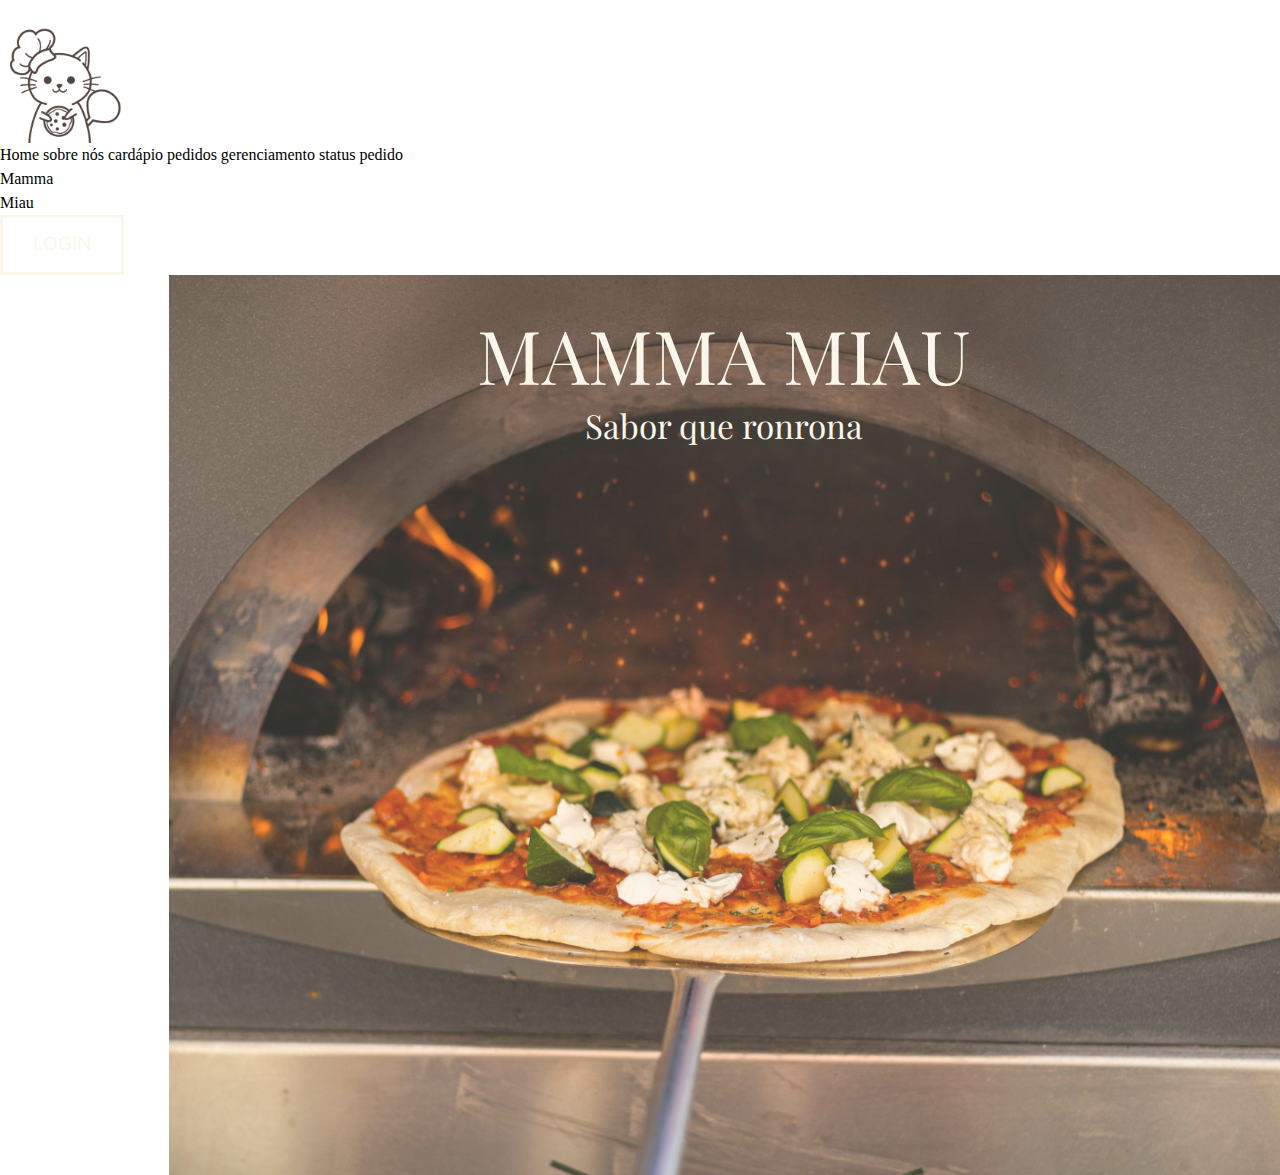
<file: frontend/views/index.html>
<!DOCTYPE html>
<html lang="pt-br">

<head>
    <meta charset="UTF-8">
    <meta name="viewport" content="width=device-width, initial-scale=1.0">
    <title>Mamma Miau</title>
    
    <link rel="icon" type="img/png" href="../static/img/interface/logo.png">
    <link rel="stylesheet" href="../static/css/reset.css">
    <link rel="stylesheet" href="../static/css/main.css">
    <link rel="preconnect" href="https://fonts.googleapis.com">
    <link rel="preconnect" href="https://fonts.gstatic.com" crossorigin>
    <link
        href="https://fonts.googleapis.com/css2?family=Nunito+Sans:ital,opsz,wght@0,6..12,200..1000;1,6..12,200..1000&family=Playfair+Display:ital,wght@0,400..900;1,400..900&display=swap"
        rel="stylesheet">
</head>

<body>
    <nav>
        <img src="../static/img/interface/logo.png" alt="Mamma Miau Logo" class="logo">
        <a href="../views/index.html">Home</a>
        <a href="../views/sobre_nos.html">sobre nós</a>
        <a href="">cardápio</a>
        <a href="">pedidos</a>
        <a href="">gerenciamento</a>
        <button id="pedidos">status pedido</button>
        <p>Mamma<br>Miau</p>
        <button id="login-menu" onclick="window.location.href='../views/login.html'">Login</button>
    </nav>

    <main id="main-menu">
        <h1>Mamma Miau</h1>
        <h2>Sabor que ronrona</h2>
    </main>
    <script src="../static/js/script.js"></script>
</body>

</html>
</file>
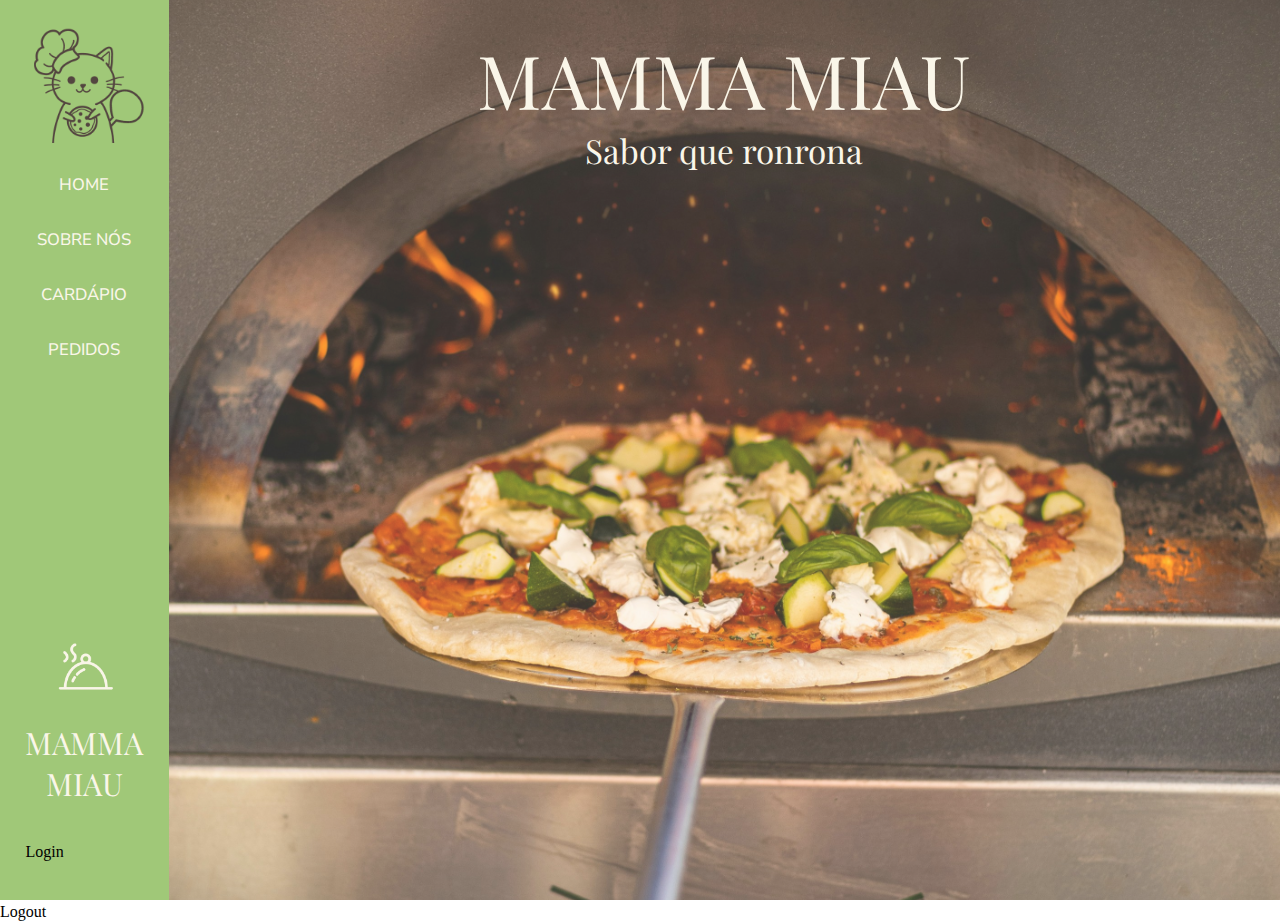
<file: frontend/views/menu/index.html>
<!DOCTYPE html>
<html lang="pt-br">

<head>
    <meta charset="UTF-8">
    <meta name="viewport" content="width=device-width, initial-scale=1.0">
    <title>Mamma Miau - Home</title>

    <link rel="icon" type="img/png" href="../../static/img/interface/logo.png">
    <link rel="stylesheet" href="../../static/css/reset.css">
    <link rel="stylesheet" href="../../static/css/main.css">
    <link rel="preconnect" href="https://fonts.googleapis.com">
    <link rel="preconnect" href="https://fonts.gstatic.com" crossorigin>
    <link
        href="https://fonts.googleapis.com/css2?family=Nunito+Sans:ital,opsz,wght@0,6..12,200..1000;1,6..12,200..1000&family=Playfair+Display:ital,wght@0,400..900;1,400..900&display=swap"
        rel="stylesheet">
</head>

<body>
    <nav class="menu-lateral">
        <img src="../../static/img/interface/logo.png" alt="Mamma Miau Logo" class="logo">
        <a href="../menu/index.html">Home</a>
        <a href="../menu/sobre_nos.html">sobre nós</a>
        <a href="../menu/cardapio.html">cardápio</a>
        <a href="" id="pedidos-menu">pedidos</a>
        <a href="../menu/gerenciamento.html">gerenciamento</a>
        <div class="rodape-menu">
            <button id="botao-carrinho">
                <img src="../../static/img/interface/cloche-padrao.png" alt="pedidos">
            </button>
            <p>Mamma<br>Miau</p>
            <button class="login-menu">Login</button>
        </div>
    </nav>

    <main id="main-menu">
        <h1>Mamma Miau</h1>
        <h2>Sabor que ronrona</h2>
    </main>

    <div class="logout">
        <button>Logout</button>
    </div>

    <div class="carrinho">
        <div class="carrinho-conteudo">
            <h3>Carrinho</h3>
            <div class="carrinho-itens">
                <p class="vazio">Carrinho vazio</p>
            </div>
            <div class="carrinho-rodape">
                <div class="texto-rodape">
                    <p>TOTAL:</p>
                    <p>R$ 00,00</p>
                </div>
                <button id="cart-button" type="button" class="botao-pedir">Pedir</button>
            </div>
        </div>
    </div>

    <script type="module" src="../../static/js/script.js"></script>
    <script type="module" src="../../static/js/carrinho.js"></script>
    <script type="module" src="../../static/js/const.js"></script>
</body>

</html>
</file>
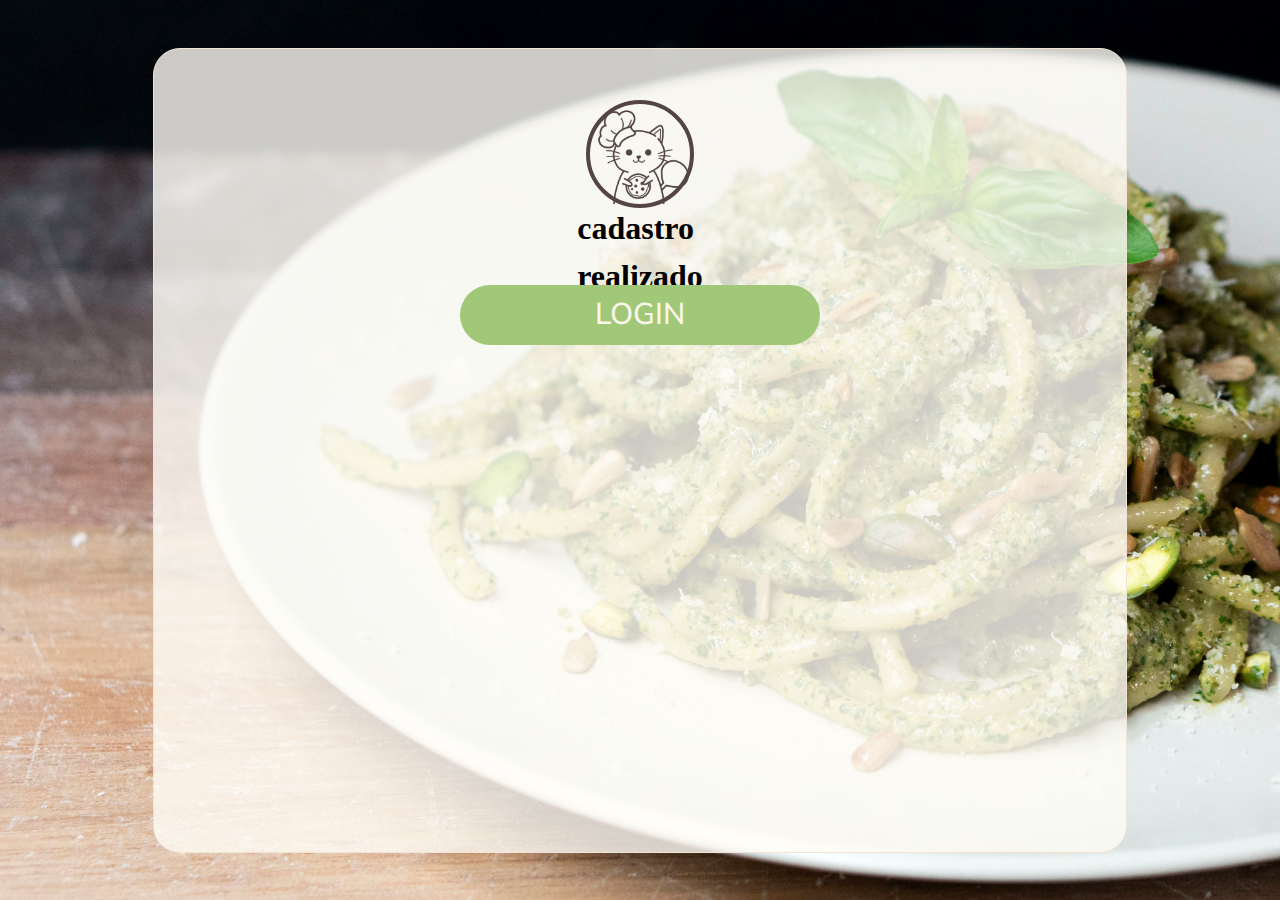
<file: frontend/views/cadastro-confirm.html>
<!DOCTYPE html>
<html lang="pt-br">

<head>
    <meta charset="UTF-8">
    <meta name="viewport" content="width=device-width, initial-scale=1.0">
    <title>Mamma Miau</title>
    <link rel="icon" type="img/png" href="../static/img/interface/logo.png">
    <link rel="preconnect" href="https://fonts.googleapis.com">
    <link rel="preconnect" href="https://fonts.gstatic.com" crossorigin>
    <link
        href="https://fonts.googleapis.com/css2?family=Nunito+Sans:ital,opsz,wght@0,6..12,200..1000;1,6..12,200..1000&family=Playfair+Display:ital,wght@0,400..900;1,400..900&display=swap"
        rel="stylesheet">
    <link rel="stylesheet" href="../static/css/reset.css">
    <link rel="stylesheet" href="../static/css/login.css">
</head>

<body>
    <div class="caixa" id="caixa-cadastro">
        <div class="circulo" id="circulo-cadastro-confirm">
            <img src="../static/img/interface/logo.png" alt="Mamma Miau" class="logo">
        </div>
        <h1 class="texto-cadastro">cadastro<br>realizado</h1>
        <form>
            <button type="button" class="enviar" id="botao-confirm"
                onclick="window.location.href='../views/login.html'">Login</button>
        </form>
    </div>
    <script src="../static/js/script.js"></script>
</body>

</html>
</file>
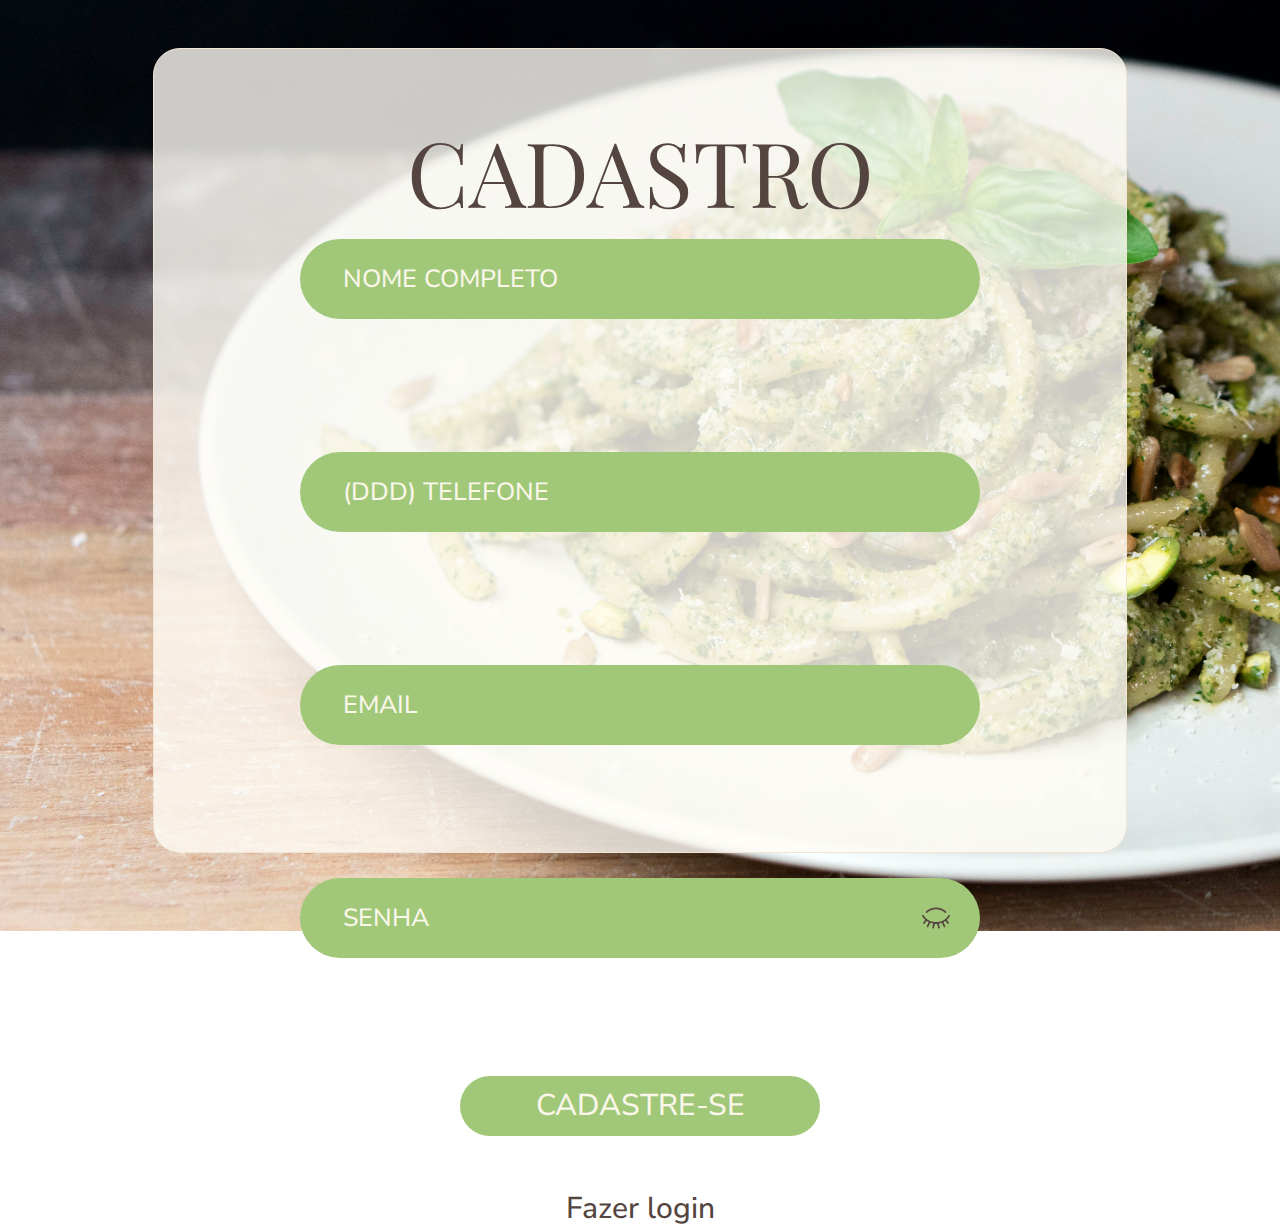
<file: frontend/views/cadastro.html>
<!DOCTYPE html>
<html lang="pt-br">

<head>
    <meta charset="UTF-8">
    <meta name="viewport" content="width=device-width, initial-scale=1.0">
    <title>Mamma Miau</title>
    <link rel="icon" type="img/png" href="../static/img/interface/logo.png">
    <link rel="stylesheet" href="../static/css/reset.css">
    <link rel="stylesheet" href="../static/css/login.css">
    <link rel="preconnect" href="https://fonts.googleapis.com">
    <link rel="preconnect" href="https://fonts.gstatic.com" crossorigin>
    <link
        href="https://fonts.googleapis.com/css2?family=Nunito+Sans:ital,opsz,wght@0,6..12,200..1000;1,6..12,200..1000&family=Playfair+Display:ital,wght@0,400..900;1,400..900&display=swap"
        rel="stylesheet">
</head>

<body>
    <div class="caixa">
        <h1 class="titulo">cadastro</h1>
        <form class="form-cadastro">
            <input type="text" class="input input-cadastro" required placeholder="Nome completo">
            <input type="tel" class="input input-cadastro" required placeholder="(DDD) Telefone" pattern="[0-9()\- ]+">
            <input type="email" class="input input-cadastro" required placeholder="Email">
            <div class="input-wrapper">
                <input type="password" class="input input-cadastro" id="senha" required placeholder="senha" >
                <img src="../static/img/interface/olho-fechado.png" alt="Mostrar senha" class="olho"
                        id="toggleSenha">
            </div>
            <button type="submit" class="enviar" id="botao-cadastro">Cadastre-se</button>
        </form>
        <a href="../views/login.html" class="cadastro" id="login">Fazer login</a>
    </div>
    <script src="../static/js/script.js"></script>
</body>

</html>
</file>
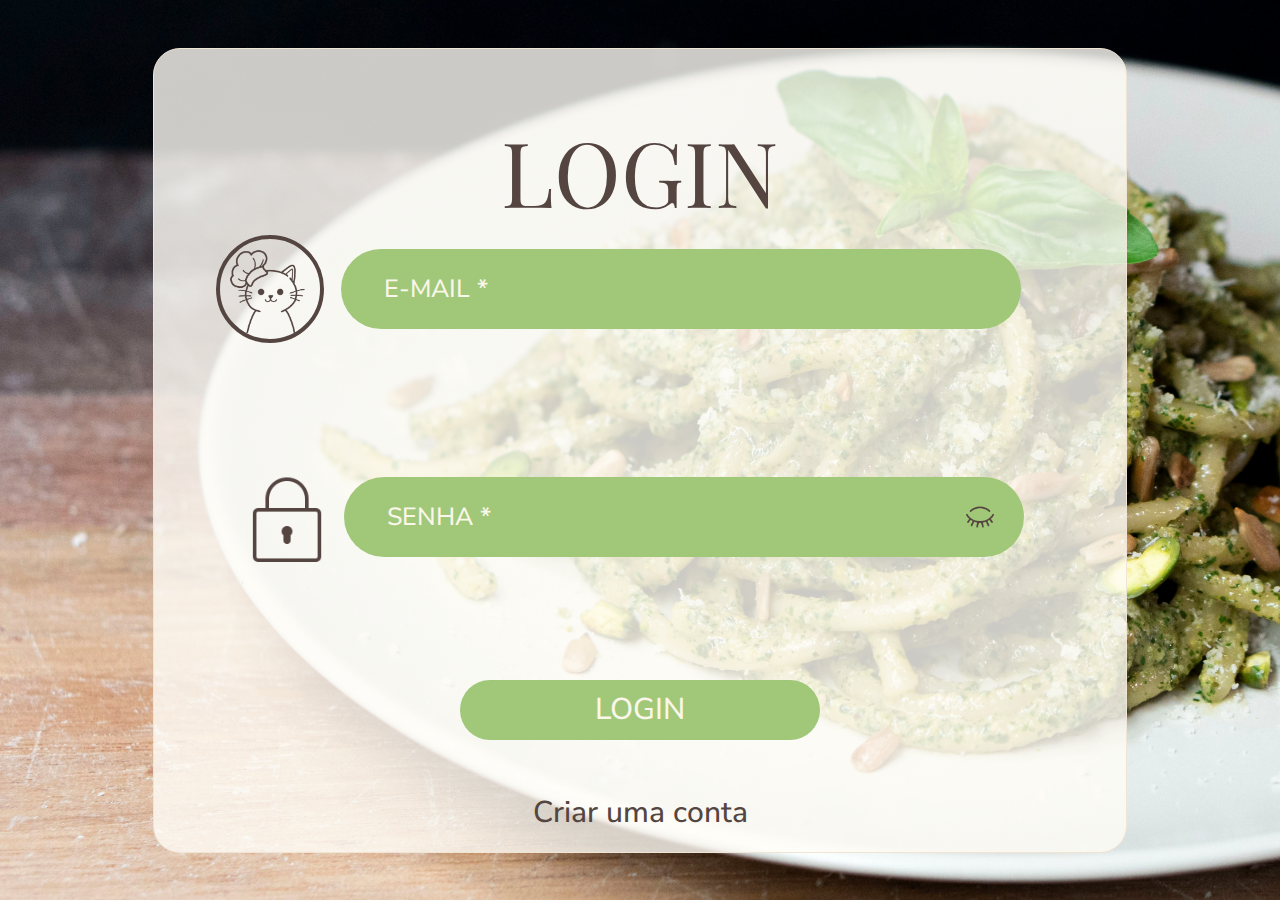
<file: frontend/views/login.html>
<!DOCTYPE html>
<html lang="pt-br">

<head>
    <meta charset="UTF-8">
    <meta name="viewport" content="width=device-width, initial-scale=1.0">
    <title>Mamma Miau</title>
    <link rel="stylesheet" href="../static/css/reset.css">
    <link rel="stylesheet" href="../static/css/login.css">
    <link rel="preconnect" href="https://fonts.googleapis.com">
    <link rel="preconnect" href="https://fonts.gstatic.com" crossorigin>
    <link
        href="https://fonts.googleapis.com/css2?family=Nunito+Sans:ital,opsz,wght@0,6..12,200..1000;1,6..12,200..1000&family=Playfair+Display:ital,wght@0,400..900;1,400..900&display=swap"
        rel="stylesheet">
    <link rel="icon" type="image/png" href="../static/img/logos/logo.png">
</head>

<body>
    <div class="caixa">
        <h1 class="titulo">Login</h1>
        <form>
            <div class="input-container">
                <div class="circulo">
                    <img src="../static/img/interface/logo-user.png" alt="Usuário" class="icon1">
                </div>
                <input type="email" class="input" required placeholder="E-mail *" id="login-input">
            </div>
            <div class="input-container">
                <img src="../static/img/interface/cadeado.png" alt="Senha" class="icon2">
                <div class="input-wrapper">
                    <input type="password" class="input" id="senha" required placeholder="Senha *">
                    <img src="../static/img/interface/olho-fechado.png" alt="Mostrar senha" class="olho"
                        id="toggleSenha">
                </div>
            </div>
            <button type="submit" class="enviar" id="btnLogin">login</button>
        </form>
        <a href="../views/cadastro.html" class="cadastro">Criar uma conta</a>
    </div>
    <script src="../static/js/script.js"></script>
</body>

</html>
</file>
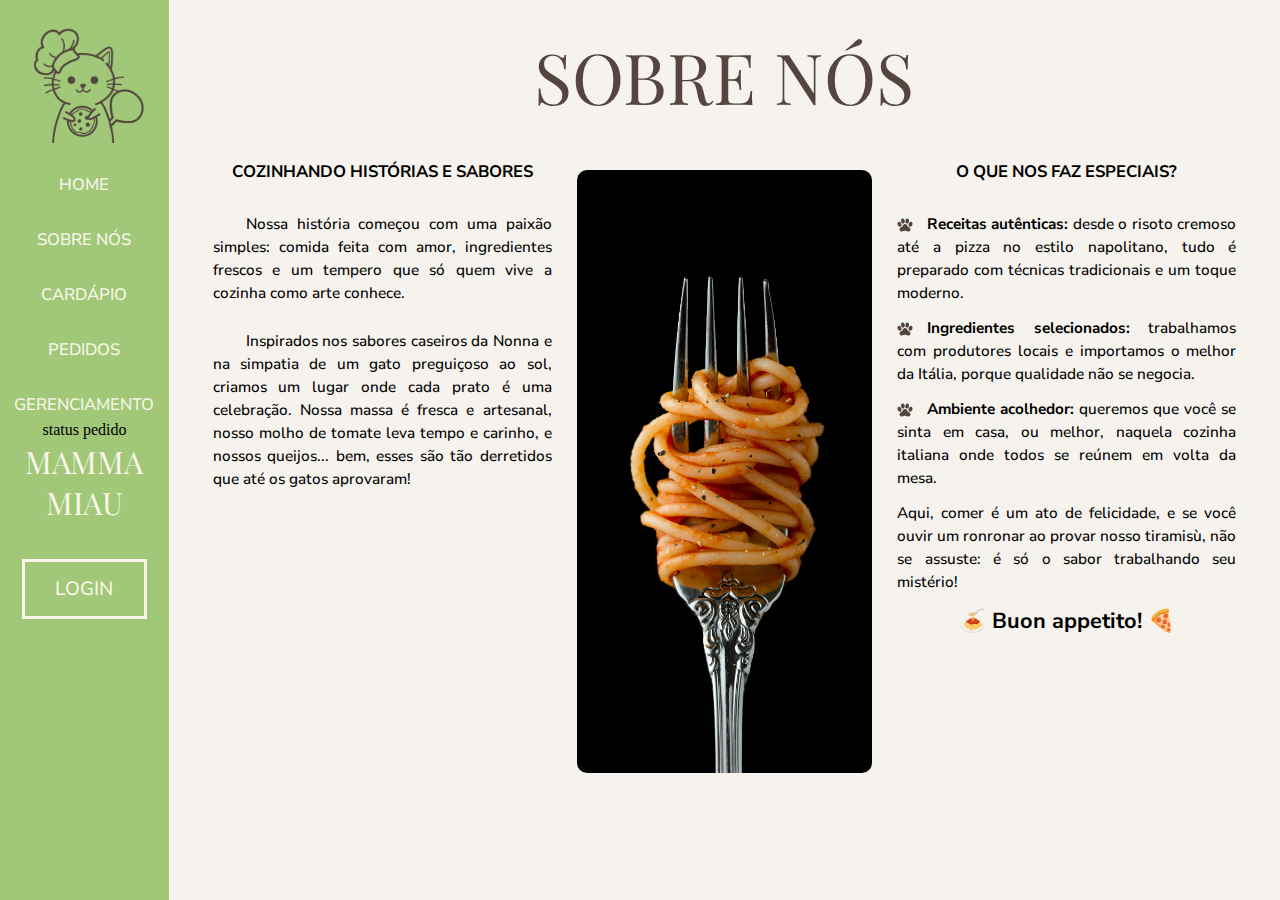
<file: frontend/views/sobre_nos.html>
<!DOCTYPE html>
<html lang="pt-br">

<head>
    <meta charset="UTF-8">
    <meta name="viewport" content="width=device-width, initial-scale=1.0">
    <title>Mamma Miau</title>
    <link rel="icon" type="img/png" href="../static/img/interface/logo.png">
    <link rel="stylesheet" href="../static/css/reset.css">
    <link rel="stylesheet" href="../static/css/main.css">
    <link rel="preconnect" href="https://fonts.googleapis.com">
    <link rel="preconnect" href="https://fonts.gstatic.com" crossorigin>
    <link
        href="https://fonts.googleapis.com/css2?family=Nunito+Sans:ital,opsz,wght@0,6..12,200..1000;1,6..12,200..1000&family=Playfair+Display:ital,wght@0,400..900;1,400..900&display=swap"
        rel="stylesheet">
</head>

<body>
    <nav class="menu-lateral">
        <img src="../static/img/interface/logo.png" alt="Mamma Miau Logo" class="logo">
        <a href="../views/index.html">Home</a>
        <a href="">sobre nós</a>
        <a href="">cardápio</a>
        <a href="">pedidos</a>
        <a href="">gerenciamento</a>
        <button id="pedidos">status pedido</button>
        <p>Mamma<br>Miau</p>
        <button id="login-menu" onclick="window.location.href='../views/login.html'">Login</button>
    </nav>

    <main id="main-sobre">
        <h1 id="titulo-sobre">Sobre nós</h1>
        <div class="textos-sobre">
            <div>
                <h1 class="titulo-texto-sobre">Cozinhando Histórias e Sabores</h1>
                <div class="paragrafos">
                    <p>Nossa história começou com uma paixão simples: comida feita com amor, ingredientes frescos e um
                        tempero
                        que só quem vive a cozinha como arte conhece.</p>

                    <p>Inspirados nos sabores caseiros da Nonna e na simpatia de um gato preguiçoso ao sol, criamos um
                        lugar
                        onde
                        cada prato é uma celebração. Nossa massa é fresca e artesanal, nosso molho de tomate leva tempo
                        e
                        carinho,
                        e nossos queijos... bem, esses são tão derretidos que até os gatos aprovaram!</p>
                </div>
            </div>

            <img src="../static/img/interface/garfo-sobre-nos.jpg" alt="Garfo com macarrão">
            <div>
                <h1 class="titulo-texto-sobre">O que nos faz especiais?</h1>
                <div class="paragrafos">
                    <p><strong>Receitas autênticas:</strong> desde o risoto cremoso até a pizza no estilo napolitano,
                        tudo é preparado com técnicas tradicionais e um toque moderno.</p>

                    <p><strong>Ingredientes selecionados:</strong> trabalhamos com produtores locais e importamos o
                        melhor da Itália, porque qualidade não se negocia.</p>

                    <p><strong>Ambiente acolhedor:</strong> queremos que você se sinta em casa, ou melhor, naquela
                        cozinha italiana onde todos se reúnem em volta da mesa.</p>

                    <p>Aqui, comer é um ato de felicidade, e se você ouvir um ronronar ao provar nosso tiramisù, não
                        se assuste: é só o sabor trabalhando seu mistério!</p>
                </div>
                <h2>🍝 Buon appetito! 🍕</h2>
            </div>
        </div>
    </main>

    <script src="../static/js/script.js"></script>
</body>

</html>
</file>
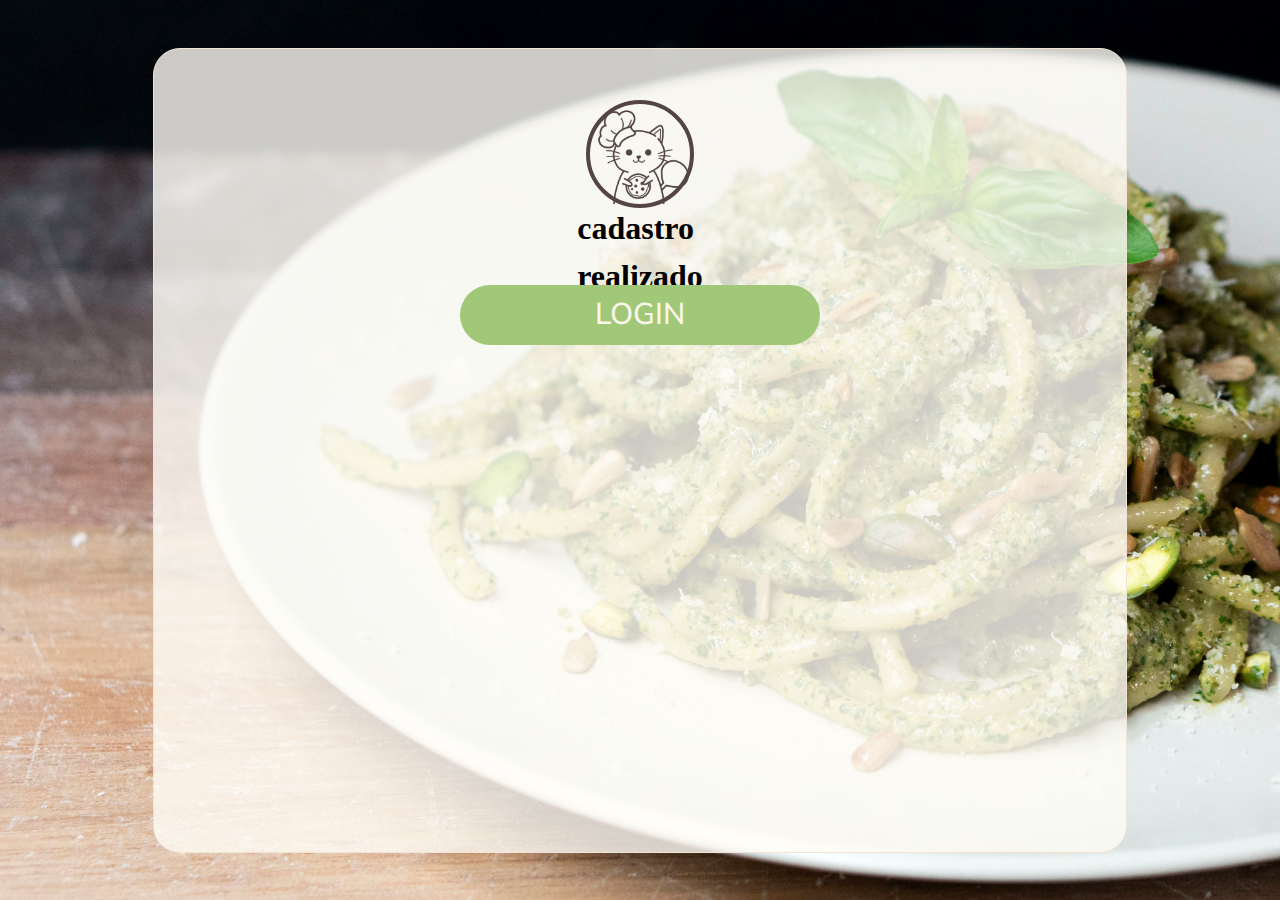
<file: frontend/views/login/cadastro-confirm.html>
<!DOCTYPE html>
<html lang="pt-br">

<head>
    <meta charset="UTF-8">
    <meta name="viewport" content="width=device-width, initial-scale=1.0">
    <title>Mamma Miau</title>
    <link rel="icon" type="img/png" href="../../static/img/interface/logo.png">
    <link rel="preconnect" href="https://fonts.googleapis.com">
    <link rel="preconnect" href="https://fonts.gstatic.com" crossorigin>
    <link
        href="https://fonts.googleapis.com/css2?family=Nunito+Sans:ital,opsz,wght@0,6..12,200..1000;1,6..12,200..1000&family=Playfair+Display:ital,wght@0,400..900;1,400..900&display=swap"
        rel="stylesheet">
    <link rel="stylesheet" href="../../static/css/reset.css">
    <link rel="stylesheet" href="../../static/css/login.css">
</head>

<body>
    <div class="caixa" id="caixa-cadastro">
        <div class="circulo" id="circulo-cadastro-confirm">
            <img src="../../static/img/interface/logo.png" alt="Mamma Miau" class="logo">
        </div>
        <h1 class="texto-cadastro">cadastro<br>realizado</h1>
        <form>
            <button type="button" class="enviar" id="botao-confirm"
                onclick="window.location.href='../login/login.html'">Login</button>
        </form>
    </div>
    <script src="../../static/js/script.js"></script>
</body>

</html>
</file>
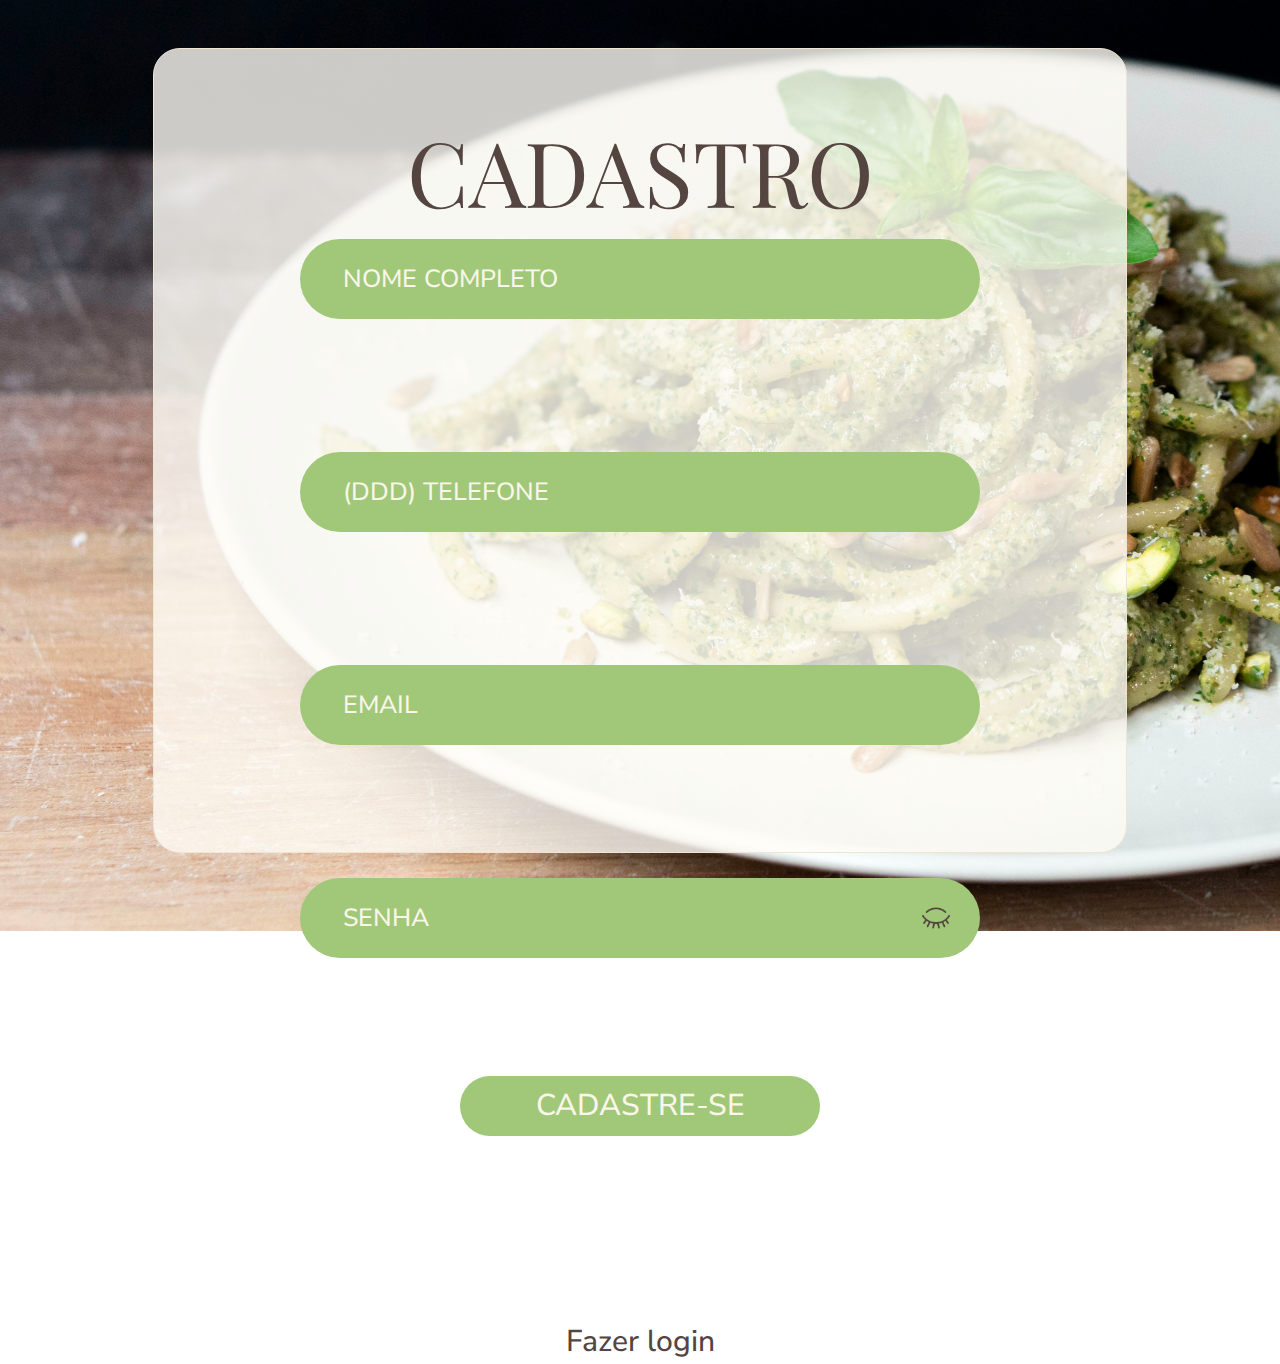
<file: frontend/views/login/cadastro.html>
<!DOCTYPE html>
<html lang="pt-br">

<head>
    <meta charset="UTF-8">
    <meta name="viewport" content="width=device-width, initial-scale=1.0">
    <title>Mamma Miau - Cadastro</title>
    <link rel="icon" type="img/png" href="../../static/img/interface/logo.png">
    <link rel="stylesheet" href="../../static/css/reset.css">
    <link rel="stylesheet" href="../../static/css/login.css">
    <link rel="preconnect" href="https://fonts.googleapis.com">
    <link rel="preconnect" href="https://fonts.gstatic.com" crossorigin>
    <link
        href="https://fonts.googleapis.com/css2?family=Nunito+Sans:ital,opsz,wght@0,6..12,200..1000;1,6..12,200..1000&family=Playfair+Display:ital,wght@0,400..900;1,400..900&display=swap"
        rel="stylesheet">
</head>

<body>
    <div class="caixa">
        <h1 class="titulo" id="titulo-cadastro">cadastro</h1>
        <form class="form-cadastro">
            <input type="text" class="input input-cadastro" required placeholder="Nome completo">
            <input type="tel" class="input input-cadastro" required placeholder="(DDD) Telefone" pattern="[0-9()\- ]+">
            <input type="email" class="input input-cadastro" required placeholder="Email">
            <div class="input-wrapper">
                <input type="password" class="input input-cadastro" id="senha" required placeholder="senha">
                <img src="../../static/img/interface/olho-fechado.png" alt="Mostrar senha" class="olho"
                    id="toggleSenha">
            </div>
            <button type="submit" class="enviar" id="botao-cadastro">Cadastre-se</button>
            <a href="../login/login.html" class="cadastro" id="login">Fazer login</a>
        </form>
    </div>
    <script src="../../static/js/script.js"></script>
</body>

</html>
</file>
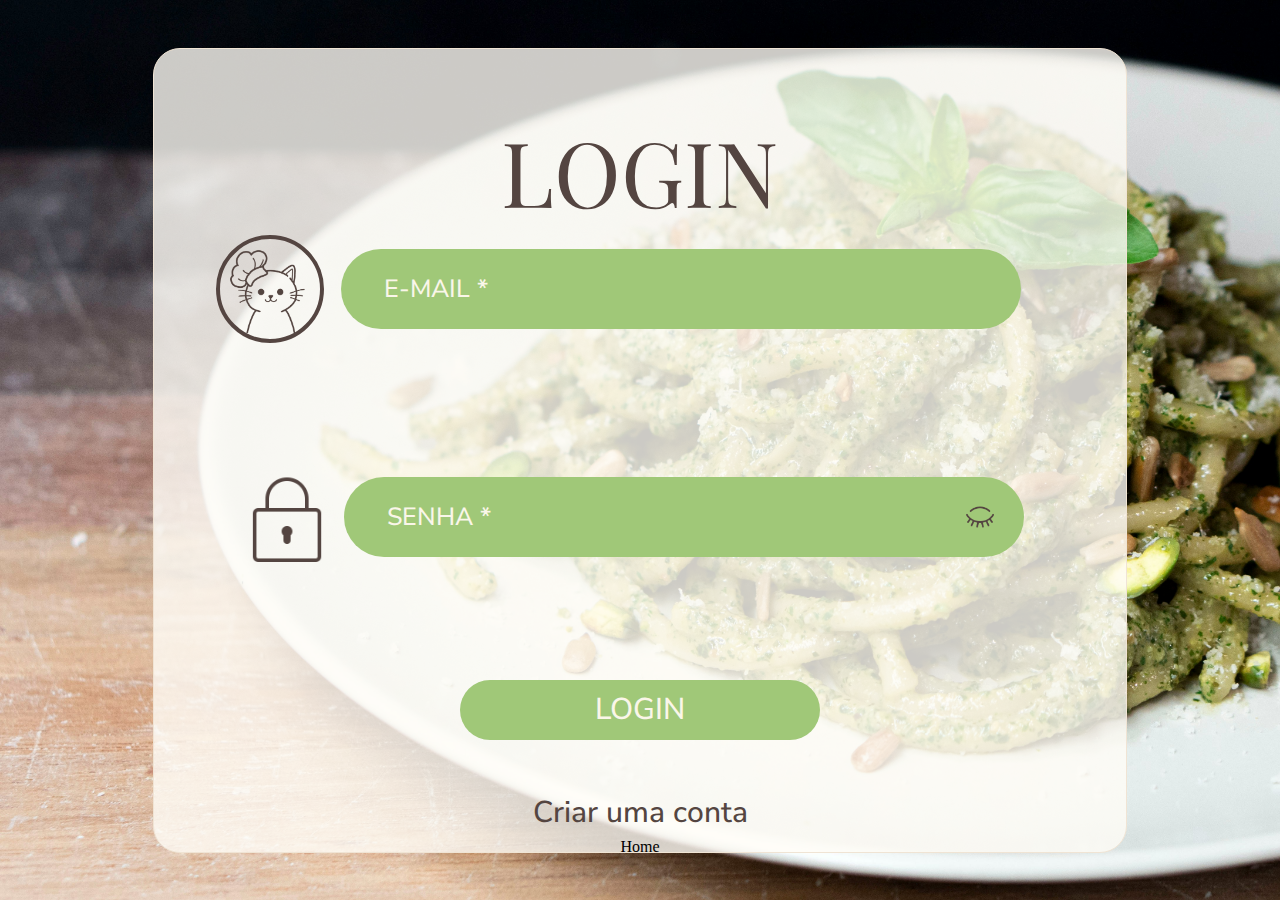
<file: frontend/views/login/login.html>
<!DOCTYPE html>
<html lang="pt-br">

<head>
    <meta charset="UTF-8">
    <meta name="viewport" content="width=device-width, initial-scale=1.0">
    <title>Mamma Miau - Login</title>
    <link rel="stylesheet" href="../../static/css/reset.css">
    <link rel="stylesheet" href="../../static/css/login.css">
    <link rel="preconnect" href="https://fonts.googleapis.com">
    <link rel="preconnect" href="https://fonts.gstatic.com" crossorigin>
    <link
        href="https://fonts.googleapis.com/css2?family=Nunito+Sans:ital,opsz,wght@0,6..12,200..1000;1,6..12,200..1000&family=Playfair+Display:ital,wght@0,400..900;1,400..900&display=swap"
        rel="stylesheet">
    <link rel="icon" type="image/png" href="../static/img/logos/logo.png">
</head>

<body>
    <div class="caixa">
        <h1 class="titulo">Login</h1>
        <form>
            <div class="input-container">
                <div class="circulo">
                    <img src="../../static/img/interface/logo-user.png" alt="Usuário" class="icon1">
                </div>
                <input type="email" class="input" required placeholder="E-mail *" id="login-input">
            </div>
            <div class="input-container">
                <img src="../../static/img/interface/cadeado.png" alt="Senha" class="icon2">
                <div class="input-wrapper">
                    <input type="password" class="input" id="senha" required placeholder="Senha *">
                    <img src="../../static/img/interface/olho-fechado.png" alt="Mostrar senha" class="olho"
                        id="toggleSenha">
                </div>
            </div>
            <button type="submit" class="enviar" id="btnLogin">login</button>
        </form>
        <a href="../login/cadastro.html" class="cadastro">Criar uma conta</a>
        <a href="../menu/index.html" class="botao-voltar">Home</a>
    </div>
    <script src="../../static/js/script.js"></script>
</body>

</html>
</file>
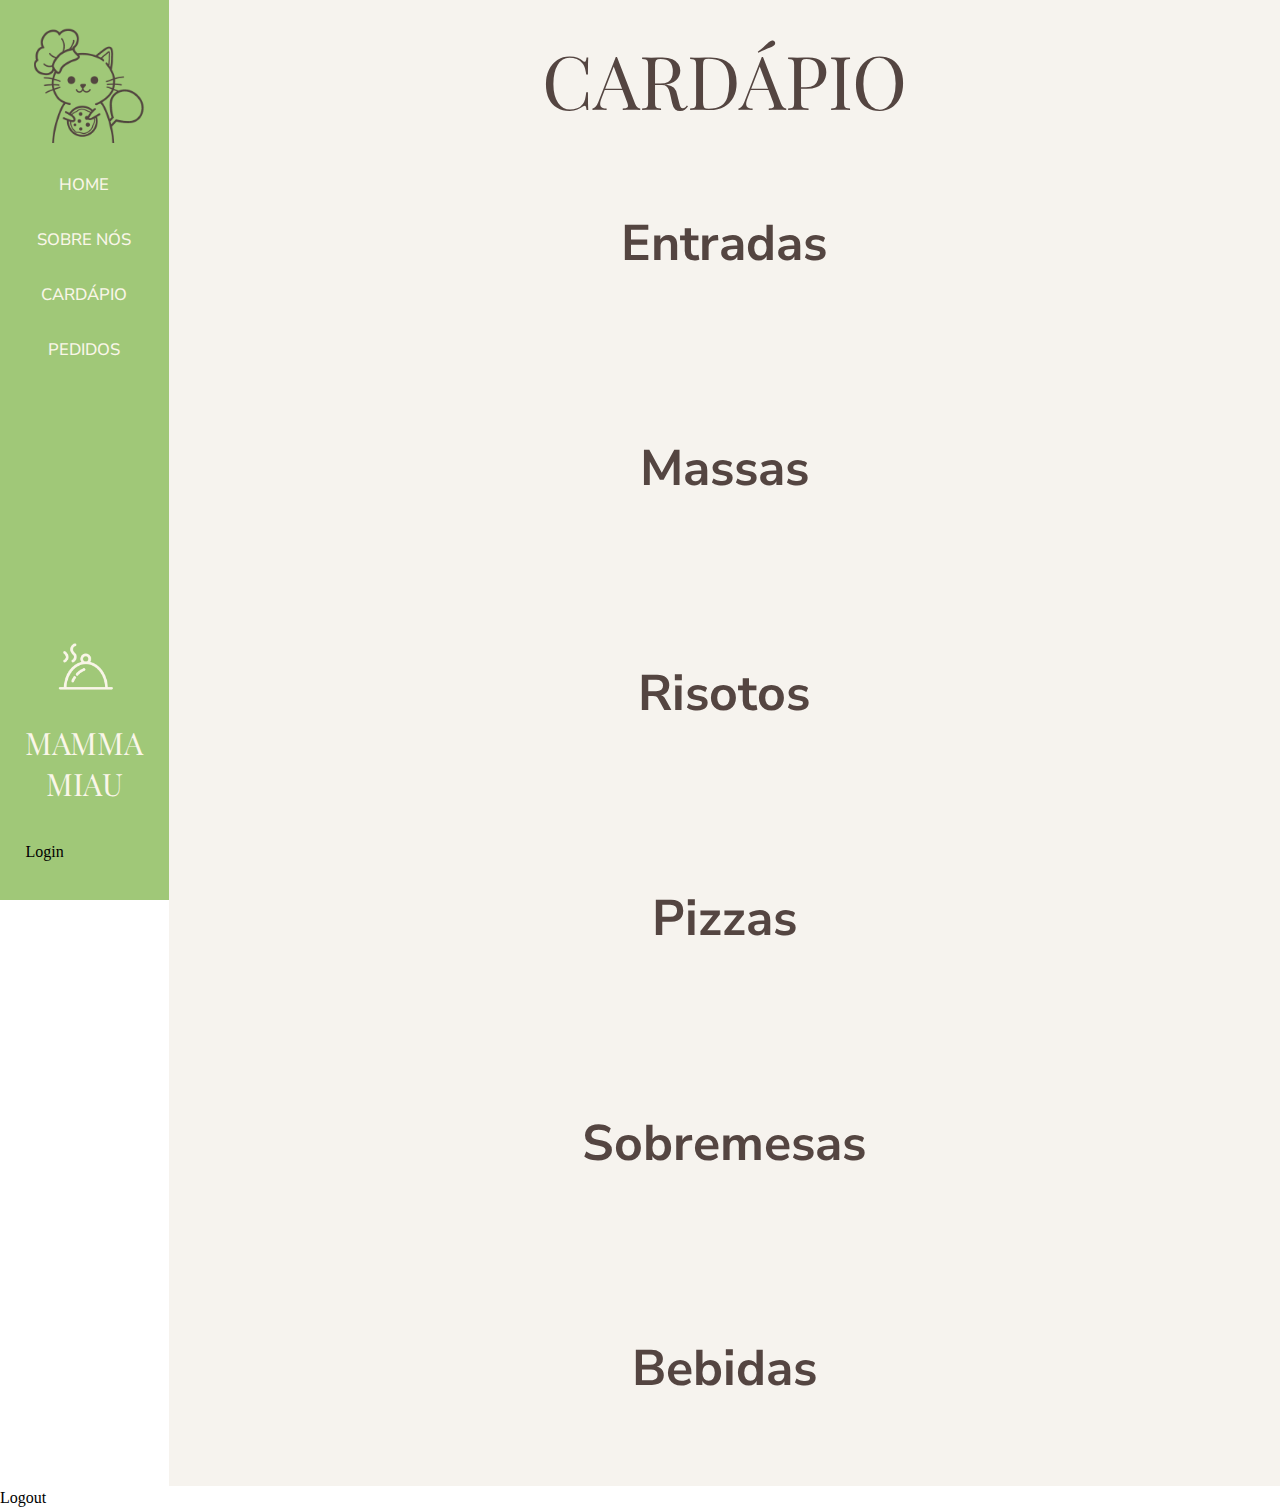
<file: frontend/views/menu/cardapio.html>
<!DOCTYPE html>
<html lang="pt-br">

<head>
    <meta charset="UTF-8">
    <meta name="viewport" content="width=device-width, initial-scale=1.0">
    <title>Mamma Miau - Cardápio</title>

    <link rel="icon" type="img/png" href="../../static/img/interface/logo.png">
    <link rel="stylesheet" href="../../static/css/reset.css">
    <link rel="stylesheet" href="../../static/css/main.css">
    <link rel="preconnect" href="https://fonts.googleapis.com">
    <link rel="preconnect" href="https://fonts.gstatic.com" crossorigin>
    <link
        href="https://fonts.googleapis.com/css2?family=Nunito+Sans:ital,opsz,wght@0,6..12,200..1000;1,6..12,200..1000&family=Playfair+Display:ital,wght@0,400..900;1,400..900&display=swap"
        rel="stylesheet">
</head>

<body>
    <nav class="menu-lateral">
        <img src="../../static/img/interface/logo.png" alt="Mamma Miau Logo" class="logo">
        <a href="../menu/index.html">Home</a>
        <a href="../menu/sobre_nos.html">sobre nós</a>
        <a href="../menu/cardapio.html">cardápio</a>
        <a href="" id="pedidos-menu">pedidos</a>
        <a href="../menu/gerenciamento.html">gerenciamento</a>
        <div class="rodape-menu">
            <button id="botao-carrinho">
                <img src="../../static/img/interface/cloche-padrao.png" alt="pedidos">
            </button>
            <p>Mamma<br>Miau</p>
            <button class="login-menu">Login</button>
        </div>
    </nav>

    <main>
        <h1>cardápio</h1>
        <div class="itens">
            <section class="entrada">
                <h2>Entradas</h2>
                <div class="grupo-itens" id="Entrada">
                </div>
            </section>
            <section class="massa">
                <h2>Massas</h2>
                <div class="grupo-itens" id="Massa"></div>
            </section>
            <section class="risoto">
                <h2>Risotos</h2>
                <div class="grupo-itens" id="Risoto"></div>
            </section>
            <section class="pizza">
                <h2>Pizzas</h2>
                <div class="grupo-itens" id="Pizza"></div>
            </section>
            <section class="sobremesa">
                <h2>Sobremesas</h2>
                <div class="grupo-itens" id="Sobremesa"></div>
            </section>
            <section class="bebida">
                <h2>Bebidas</h2>
                <div class="grupo-itens" id="Bebida"></div>
            </section>
        </div>
    </main>

    <div class="logout">
        <button>Logout</button>
    </div>

    <div class="carrinho">
        <div class="carrinho-conteudo">
            <h3>Carrinho</h3>
            <div class="carrinho-itens">
                <p class="vazio">Carrinho vazio</p>
            </div>
            <div class="carrinho-rodape">
                <div class="texto-rodape">
                    <p>TOTAL:</p>
                    <p>R$ 00,00</p>
                </div>
                <button id="cart-button" type="button" class="botao-pedir">Pedir</button>
            </div>
        </div>
    </div>

    <script type="module" src="../../static/js/const.js"></script>
    <script type="module" src="../../static/js/carrinho.js"></script>
    <script type="module" src="../../static/js/script.js"></script>
    <script type="module" src="../../static/js/cardapio.js"></script>
</body>

</html>
</file>
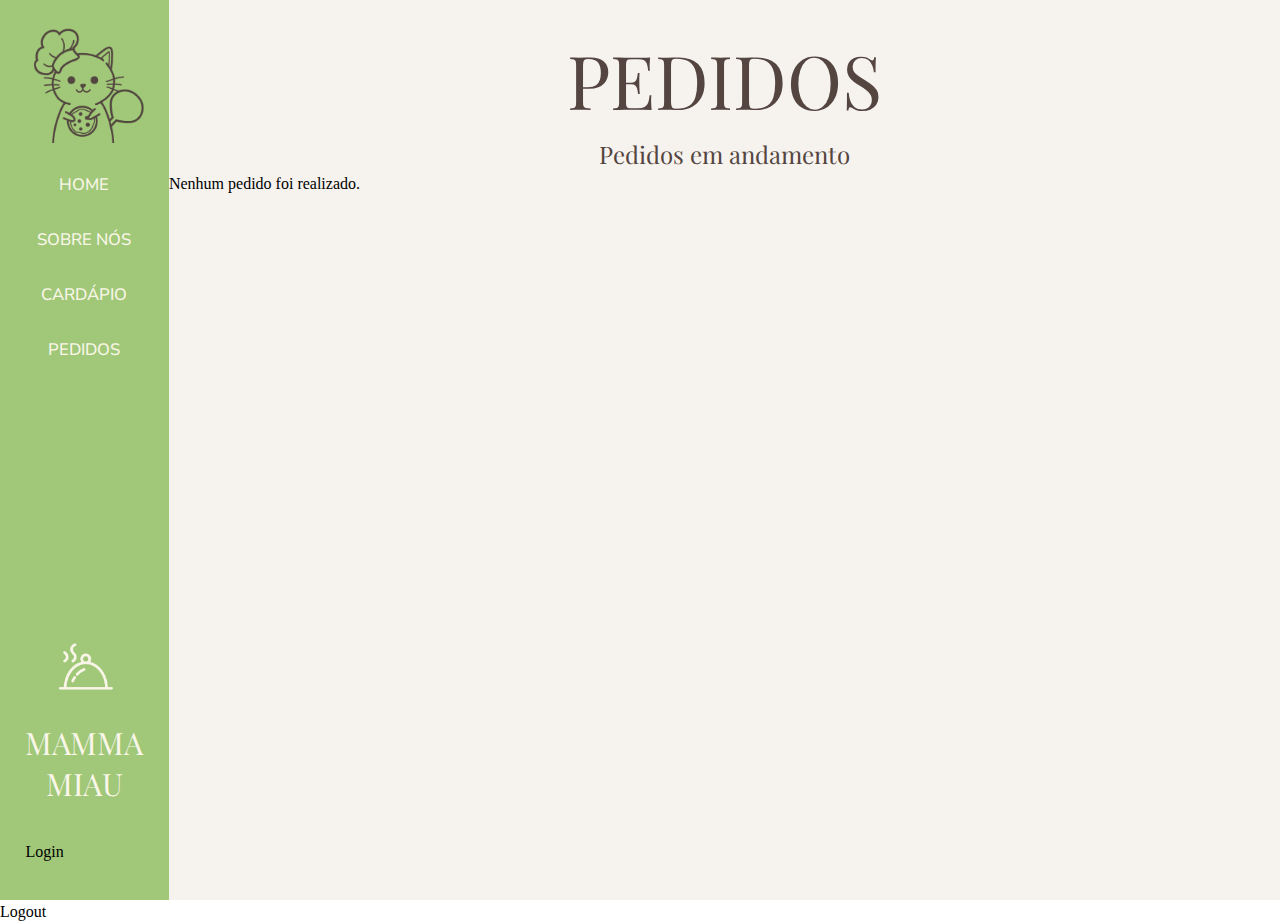
<file: frontend/views/menu/pedidos-adm.html>
<!DOCTYPE html>
<html lang="pt-br">

<head>
    <meta charset="UTF-8">
    <meta name="viewport" content="width=device-width, initial-scale=1.0">
    <title>Mamma Miau - Pedidos</title>

    <link rel="icon" type="img/png" href="../../static/img/interface/logo.png">
    <link rel="stylesheet" href="../../static/css/reset.css">
    <link rel="stylesheet" href="../../static/css/main.css">
    <link rel="preconnect" href="https://fonts.googleapis.com">
    <link rel="preconnect" href="https://fonts.gstatic.com" crossorigin>
    <link
        href="https://fonts.googleapis.com/css2?family=Nunito+Sans:ital,opsz,wght@0,6..12,200..1000;1,6..12,200..1000&family=Playfair+Display:ital,wght@0,400..900;1,400..900&display=swap"
        rel="stylesheet">
</head>

<body>
    <nav class="menu-lateral">
        <img src="../../static/img/interface/logo.png" alt="Mamma Miau Logo" class="logo">
        <a href="../menu/index.html">Home</a>
        <a href="../menu/sobre_nos.html">sobre nós</a>
        <a href="../menu/cardapio.html">cardápio</a>
        <a href="" id="pedidos-menu">pedidos</a>
        <a href="../menu/gerenciamento.html">gerenciamento</a>
        <div class="rodape-menu">
            <button id="botao-carrinho">
                <img src="../../static/img/interface/cloche-padrao.png" alt="pedidos">
            </button>
            <p>Mamma<br>Miau</p>
            <button class="login-menu">Login</button>
        </div>
    </nav>

    <main>
        <h1>pedidos</h1>
        <div class="andamento">
            <h2>Pedidos em andamento</h2>
            <div class="andamento-conteudo">
                <p class="nenhum-pedido adm">Nenhum pedido foi realizado.</p>
            </div>
        </div>
    </main>

    <div class="logout">
        <button>Logout</button>
    </div>

    <div class="carrinho">
        <div class="carrinho-conteudo">
            <h3>Carrinho</h3>
            <div class="carrinho-itens">
                <p class="vazio">Carrinho vazio</p>
            </div>
            <div class="carrinho-rodape">
                <div class="texto-rodape">
                    <p>TOTAL:</p>
                    <p>R$ 00,00</p>
                </div>
                <button id="cart-button" type="button" class="botao-pedir">Pedir</button>
            </div>
        </div>
    </div>

    <script type="module" src="../../static/js/carrinho.js"></script>
    <script type="module" src="../../static/js/script.js"></script>
    <script type="module" src="../../static/js/pedido-adm.js"></script>
</body>
</file>
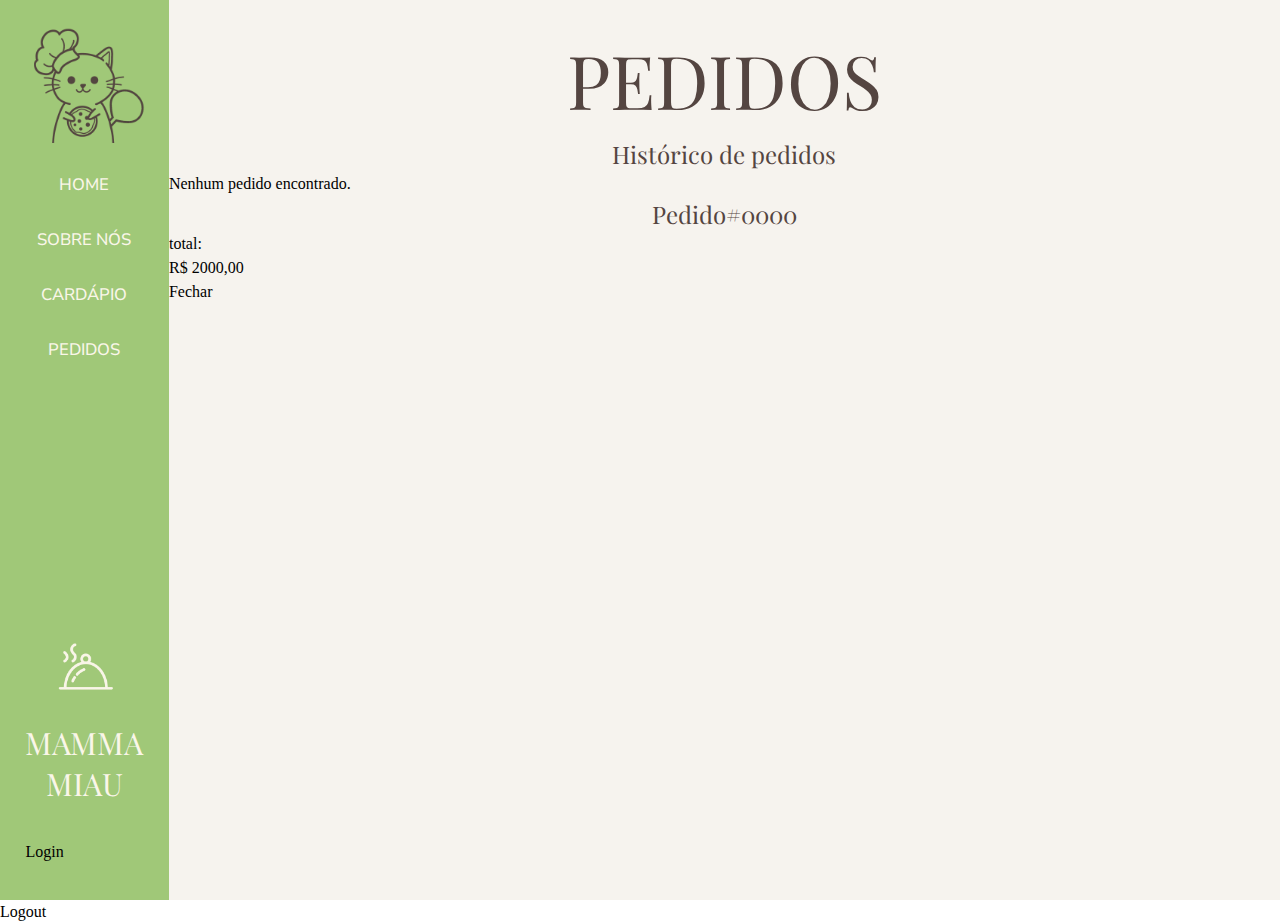
<file: frontend/views/menu/pedidos-user.html>
<!DOCTYPE html>
<html lang="pt-br">

<head>
    <meta charset="UTF-8">
    <meta name="viewport" content="width=device-width, initial-scale=1.0">
    <title>Mamma Miau - Pedidos</title>

    <link rel="icon" type="img/png" href="../../static/img/interface/logo.png">
    <link rel="stylesheet" href="../../static/css/reset.css">
    <link rel="stylesheet" href="../../static/css/main.css">
    <link rel="preconnect" href="https://fonts.googleapis.com">
    <link rel="preconnect" href="https://fonts.gstatic.com" crossorigin>
    <link
        href="https://fonts.googleapis.com/css2?family=Nunito+Sans:ital,opsz,wght@0,6..12,200..1000;1,6..12,200..1000&family=Playfair+Display:ital,wght@0,400..900;1,400..900&display=swap"
        rel="stylesheet">
</head>

<body>
    <nav class="menu-lateral">
        <img src="../../static/img/interface/logo.png" alt="Mamma Miau Logo" class="logo">
        <a href="../menu/index.html">Home</a>
        <a href="../menu/sobre_nos.html">sobre nós</a>
        <a href="../menu/cardapio.html">cardápio</a>
        <a href="" id="pedidos-menu">pedidos</a>
        <a href="../menu/gerenciamento.html">gerenciamento</a>
        <div class="rodape-menu">
            <button id="botao-carrinho">
                <img src="../../static/img/interface/cloche-padrao.png" alt="pedidos">
            </button>
            <p>Mamma<br>Miau</p>
            <button class="login-menu">Login</button>
        </div>
    </nav>

    <main>
        <h1>pedidos</h1>
        <div class="pedidos-user">
            <div class="historico">
                <h2>Histórico de pedidos</h2>
                <div class="historico-conteudo">
                    <p class="nenhum-pedido">Nenhum pedido encontrado.</p>
                </div>
            </div>
            <div class="pedido-atual">
                <h2>Pedido#0000</h2>
                <div class="pedido-conteudo">

                </div>
                <div class="pedido-rodape">
                    <div class="texto-rodape-pedidos">
                        <p>total:</p>
                        <p>R$ 2000,00</p>
                    </div>
                    <button class="botao-pedido">Fechar</button>
                </div>
            </div>
    </main>

    <div class="logout">
        <button>Logout</button>
    </div>

    <div class="carrinho">
        <div class="carrinho-conteudo">
            <h3>Carrinho</h3>
            <div class="carrinho-itens">
                <p class="vazio">Carrinho vazio</p>
            </div>
            <div class="carrinho-rodape">
                <div class="texto-rodape">
                    <p>TOTAL:</p>
                    <p>R$ 00,00</p>
                </div>
                <button id="cart-button" type="button" class="botao-pedir">Pedir</button>
            </div>
        </div>
    </div>

    <script type="module" src="../../static/js/script.js"></script>
    <script type="module" src="../../static/js/pedido-user.js"></script>
    <script type="module" src="../../static/js/carrinho.js"></script>
</body>
</file>
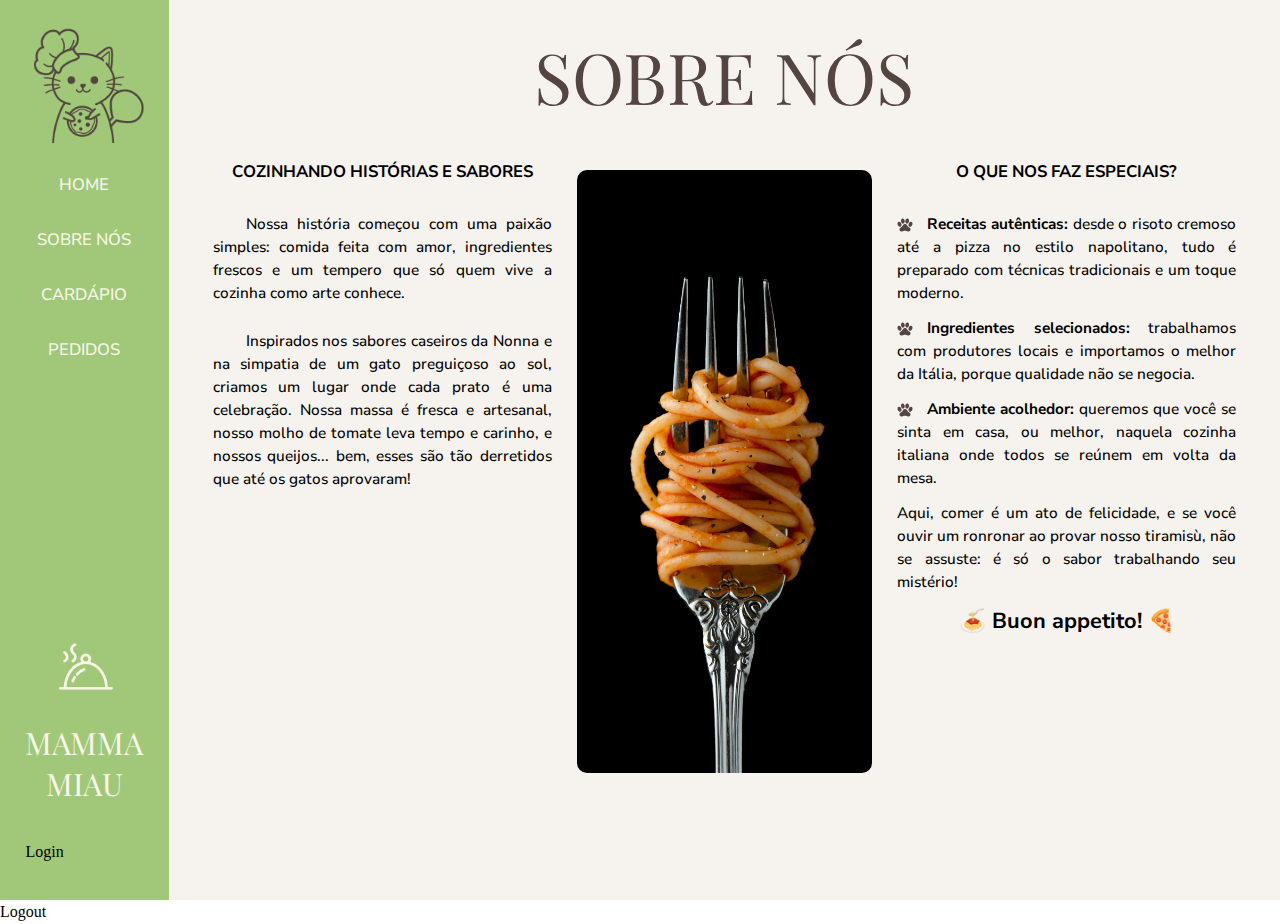
<file: frontend/views/menu/sobre_nos.html>
<!DOCTYPE html>
<html lang="pt-br">

<head>
    <meta charset="UTF-8">
    <meta name="viewport" content="width=device-width, initial-scale=1.0">
    <title>Mamma Miau - Sobre Nós</title>

    <link rel="icon" type="img/png" href="../../static/img/interface/logo.png">
    <link rel="stylesheet" href="../../static/css/reset.css">
    <link rel="stylesheet" href="../../static/css/main.css">
    <link rel="preconnect" href="https://fonts.googleapis.com">
    <link rel="preconnect" href="https://fonts.gstatic.com" crossorigin>
    <link
        href="https://fonts.googleapis.com/css2?family=Nunito+Sans:ital,opsz,wght@0,6..12,200..1000;1,6..12,200..1000&family=Playfair+Display:ital,wght@0,400..900;1,400..900&display=swap"
        rel="stylesheet">
</head>

<body>
    <nav class="menu-lateral">
        <img src="../../static/img/interface/logo.png" alt="Mamma Miau Logo" class="logo">
        <a href="../menu/index.html">Home</a>
        <a href="../menu/sobre_nos.html">sobre nós</a>
        <a href="../menu/cardapio.html">cardápio</a>
        <a href="" id="pedidos-menu">pedidos</a>
        <a href="../menu/gerenciamento.html">gerenciamento</a>
        <div class="rodape-menu">
            <button id="botao-carrinho">
                <img src="../../static/img/interface/cloche-padrao.png" alt="pedidos">
            </button>
            <p>Mamma<br>Miau</p>
            <button class="login-menu">Login</button>
        </div>
    </nav>

    <main class="main-sobre">
        <h1 id="titulo-sobre">Sobre nós</h1>
        <div class="textos-sobre">
            <div>
                <h1 class="titulo-texto-sobre">Cozinhando Histórias e Sabores</h1>
                <div class="paragrafos">
                    <p>Nossa história começou com uma paixão simples: comida feita com amor, ingredientes frescos e um
                        tempero
                        que só quem vive a cozinha como arte conhece.</p>

                    <p>Inspirados nos sabores caseiros da Nonna e na simpatia de um gato preguiçoso ao sol, criamos um
                        lugar
                        onde
                        cada prato é uma celebração. Nossa massa é fresca e artesanal, nosso molho de tomate leva tempo
                        e
                        carinho,
                        e nossos queijos... bem, esses são tão derretidos que até os gatos aprovaram!</p>
                </div>
            </div>

            <img src="../../static/img/interface/garfo-sobre-nos.jpg" alt="Garfo com macarrão">
            <div>
                <h1 class="titulo-texto-sobre">O que nos faz especiais?</h1>
                <div class="paragrafos">
                    <p><strong>Receitas autênticas:</strong> desde o risoto cremoso até a pizza no estilo napolitano,
                        tudo é preparado com técnicas tradicionais e um toque moderno.</p>

                    <p><strong>Ingredientes selecionados:</strong> trabalhamos com produtores locais e importamos o
                        melhor da Itália, porque qualidade não se negocia.</p>

                    <p><strong>Ambiente acolhedor:</strong> queremos que você se sinta em casa, ou melhor, naquela
                        cozinha italiana onde todos se reúnem em volta da mesa.</p>

                    <p>Aqui, comer é um ato de felicidade, e se você ouvir um ronronar ao provar nosso tiramisù, não
                        se assuste: é só o sabor trabalhando seu mistério!</p>
                </div>
                <h2>🍝 Buon appetito! 🍕</h2>
            </div>
        </div>
    </main>

    <div class="logout">
        <button>Logout</button>
    </div>

    <div class="carrinho">
        <div class="carrinho-conteudo">
            <h3>Carrinho</h3>
            <div class="carrinho-itens">
                <p class="vazio">Carrinho vazio</p>
            </div>
            <div class="carrinho-rodape">
                <div class="texto-rodape">
                    <p>TOTAL:</p>
                    <p>R$ 00,00</p>
                </div>
                <button id="cart-button" type="button" class="botao-pedir">Pedir</button>
            </div>
        </div>
    </div>

    <script type="module" src="../../static/js/carrinho.js"></script>
    <script type="module" src="../../static/js/script.js"></script>
</body>

</html>
</file>
<file: frontend/static/css/main.css>
@import url('https://fonts.googleapis.com/css2?family=Quicksand:wght@300..700&display=swap');
:root {
    --verde-principal: #A0C878;
    --verde-secundario: #DDEB9D;
    --branco-texto: #FAF6E9;
    --branco-fundo: #FFFDF6;
    --branco-background: #F6F3EE;
    --branco-borda : #f0e4d4;
    --marrom: #544541;
    --fonte-titulo: 'Playfair Display', serif;
    --fonte-textos: 'Nunito Sans', sans-serif;
    --peso-textos: 500;
    --peso-titulo: 400
}

html,
body {
    height: 100%;
    margin: 0;
}

main {
    position: relative;
    margin-left: 13.2vw;
    min-height: 100vh;
    z-index: 1;
    padding-top: 2.7vh;
    background-color: var(--branco-background);
}
#main-menu h1, #main-menu h2{
    color: var(--branco-texto);
}

#main-menu::before {
    content: "";
    position: absolute;
    top: 0;
    left: 0;
    width: 100%;
    height: 100%;
    background-image: url(../img/interface/pizza-home.jpg);
    background-position: center;
    background-size: cover;
    opacity: 0.8;
    z-index: -1;
}

main h1,
main h2 {
    text-align: center;
    color: var(--marrom);
    font-family: var(--fonte-titulo);
    font-weight: var(--peso-titulo);
}

main h1 {
    text-transform: uppercase;
    font-size: clamp(36px, 5.8vw, 96px);
}

#main-menu h2 {
    font-size: clamp(18px, 2.6vw, 48px);
    margin-top: -10px;
}

.menu-lateral {
    display: flex;
    width: 13.2vw;
    height: 100vh;
    flex-direction: column;
    align-items: center;
    background-color: var(--verde-principal);
    position: fixed;
    top: 0;
    left: 0;
    z-index: 2;
}

.menu-lateral a {
    position: relative;
    display: inline-block;
    color: var(--branco-texto);
    text-decoration: none;
    font-family: var(--fonte-textos);
    text-transform: uppercase;
    font-weight: var(--peso-textos);
    font-size: clamp(14px, 1.3vw, 28px);
    margin-top: 3.35vh;
    transition: transform 0.3s ease;
    background-color: transparent;
}

.menu-lateral a::after {
    content: "";
    position: absolute;
    left: 0;
    bottom: -3px;
    width: 100%;
    height: 2px;
    background-color: var(--branco-texto);
    transform: scaleX(0);
    transform-origin: right;
    transition: transform 0.3s ease;
}

.menu-lateral a:hover::after {
    transform: scaleX(1);
    transform-origin: left;
}

.menu-lateral a:active {
    color: var(--marrom);
}

.menu-lateral a:active::after {
    background-color: var(--marrom);
}

.carrinho {
    z-index: 4;
    position: relative;
    color: black;
    position: fixed;
    right: -5px;
    padding-right: 5px;
    bottom: 0;
    height: 100vh;
    width: 32vw;
    background-color: var(--branco-fundo);
    border: 4px solid var(--branco-borda);
    border-radius: 50px 0 0 50px;
    transform: translateX(100%);
    opacity: 0;
    transition: transform 0.4s ease, opacity 0.4s ease;
    pointer-events: none;
    overflow-y: hidden; 
}

.carrinho.ativo {
    transform: translateX(0);
    opacity: 1;
    pointer-events: all;
    display: flex;
}

.carrinho-conteudo {
    display: flex;
    flex-direction: column;
    align-items: center;
    height: 100%;
    width: 96%;
}

.carrinho-conteudo h3 {
    font-family: var(--fonte-titulo);
    font-weight: bold;
    font-size: 80px;
    color: var(--marrom);
    margin-top: 30px;
}

.carrinho-itens {
    width: 100%;
    display: flex;
    flex-grow: 1;
    flex-direction: column;
    align-items: flex-start;
    margin-left: 40px;
    padding-top: 40px;
    gap: 20px;
    overflow-y: auto;
}

.carrinho-itens::-webkit-scrollbar {
    display: none; /* Chrome, Safari, Edge */
}

.carrinho-itens:hover {
    overflow-x: auto;
    scrollbar-width: thin; /* Firefox */
}
.carrinho-itens:hover::-webkit-scrollbar {
    display: block;
    height: 8px; /* altura da barra de rolagem */
    background: #ccc;
}

.produto {
    display: flex;
    flex-direction: row;
    width: 550px;
    align-items: center;
    background-color: #f8f4e7;
    height: 120px;
    padding-left: 10px;
    border-radius: 27px;
    border: 2px solid var(--branco-borda);
}

.produto-img {
    object-fit: cover;
    width: 100px;
    height: 100px;
    border-radius: 23px;
    margin-right: 20px;
}

.produto p {
    font-family: var(--fonte-textos);
    font-weight: bold;
    color: var(--marrom);
    font-size: 20px;
}

.produto p:nth-of-type(1) {
    max-width: 200px;
}

.produto p:nth-of-type(2) {
    margin-left: 10px;
}

.produto p:nth-of-type(3) {
    margin-left: auto;
    margin-right: 10px;
}

.lixeira {
    margin-right: 10px;
}

.lixeira svg {
    width: 35px;
    height: 35px;
    transition: 0.2s;
}

.lixeira:hover svg {
    color: #A53F2B;
    cursor: pointer;
}

.carrinho-rodape {
    display: flex;
    flex-direction: row;
    align-items: center;
    width: 100%;
    margin-top: auto;
    padding-bottom: 30px;
    padding-top: 25px;
}

.texto-rodape {
    display: flex;
    flex-direction: column;
    justify-content: center;
    max-height: 60px;
}

.texto-rodape p {
    font-family: var(--fonte-textos);
    font-weight: bold;
    font-size: 23px;  
    margin-left: 30px;  
    text-transform: uppercase;
    color: var(--marrom);
}

.botao-pedir {
    background-color: var(--verde-principal);
    border-radius: 20px;
    width: 400px;
    height: 75px;
    font-family: var(--fonte-textos);
    font-weight: var(--peso-textos);
    text-transform: uppercase;
    color: var(--branco-texto);
    font-size: 200%;
    margin-left: auto;
}

.botao-pedir:hover {
    cursor: pointer;
    border: 2px solid var(--marrom);
}

.botao-pedir:active {
    background-color: #80B155;
}

.logo {
    width: 9.5vw;
    height: 9.5vw;
    margin-top: 21px;
}

.menu-lateral p {
    text-align: center;
    color: var(--branco-texto);
    font-family: var(--fonte-titulo);
    font-weight: var(--peso-titulo);
    font-size: clamp(18px, 2.4vw, 44px);
    line-height: 4.5vh;
    text-transform: uppercase;
    margin-bottom: 4vh;
}

.rodape-menu {
    margin-top: auto;
    margin-bottom: 4vh;
}

#login-menu {
    display: flex;
    font-family: var(--fonte-textos);
    font-weight: var(--peso-textos);
    color: var(--branco-texto);
    font-size: clamp(16px, 1.5vw, 32px);
    height: 6.7vh;
    width: 9.7vw;
    text-transform: uppercase;
    justify-content: center;
    align-items: center;
    border: 3px solid var(--branco-texto);
    transition: all 0.3s ease;
}

#login-menu:hover {
    cursor: pointer;
    transform: translateY(-3px);
    box-shadow: 0 8px 15px rgba(0, 0, 0, 0.2);
}

#login-menu:active {
    border: 2px solid var(--marrom);
    color: var(--marrom);
}

#botao-carrinho {
    height: 7.7vw;
    width: 7.7vw;
    display: flex;
    align-items: center;
    justify-content: center;
    margin: 0 auto;
    margin-bottom: 1vh;
    cursor: pointer;
    transition: transform 0.5s ease;
}

#botao-carrinho img {
    object-fit: fill;
    height: 100%;
    width: 100%;
}

#botao-carrinho:hover {
    transform: scale(1.2);
}

/* sobre-nos */

#titulo-sobre {
    font-size: clamp(30px, 5.5vw, 92px);
}

.textos-sobre {
    display: flex;
    gap: 2vw;
    align-items: flex-start;
    width: fit-content;
    margin: 0 auto;
}

.textos-sobre img {
    width: 23vw;
    height: 67vh;
    object-fit: cover;
    margin-top: 4.5vh;
    border-radius: 10px;
}

.paragrafos {
    text-align: justify;
    width: 26.5vw;
    font-family: var(--fonte-textos);
    font-weight: var(--peso-textos);
    font-size: clamp(14px, 1.2vw, 24px);
    color: black;
    margin-top: 3vh;
}

.paragrafos p strong {
    white-space: nowrap;
}

.textos-sobre p {
    margin-bottom: 12px;
}

.textos-sobre > div:first-child p{
    text-indent: 2.6vw;
    margin-bottom: 25px;
}

.textos-sobre > div:last-child p {
    position: relative; 
    text-indent: 2.3vw;
}

.textos-sobre > div:last-child p::before {
    content: "";
    position: absolute;
    left: 0;
    top: 5px;
    width: 1.25vw;
    height: 1.25vw;
    background-image: url("../img/interface/pata.png"); 
    background-size: contain;
    background-repeat: no-repeat;
}

.textos-sobre > div:last-child .paragrafos p:last-of-type {
    text-indent: 0;
}

.textos-sobre > div:last-child .paragrafos p:last-of-type::before {
    display: none;
}

.titulo-texto-sobre {
    font-size: clamp(16px, 1.3vw, 26px);
    font-family: var(--fonte-textos);
    font-weight: bold;
    color: black;
    text-align: center;
    margin-top: 3.3vh;
    display: flex;
    align-items: center;
    justify-content: center;
}

.textos-sobre h2 {
    color: black;
    font-weight: bold;
    font-family: var(--fonte-textos);
    font-size: clamp(20px, 1.7vw, 34px);
}

/* cardapio */

.itens h2 {
    font-family: var(--fonte-textos);
    font-weight: bold;
    font-size: 50px;
    margin: 40px;
    margin-top: 70px;
}

.itens {
    display: flex;
    justify-content: center;
    flex-direction: column;
    padding: 0 40px;
}

.grupo-itens {
    display: flex;
    flex-wrap: wrap;
    justify-content: center;  /* centraliza mesmo com poucos itens */
    gap: 50px 60px;
    padding: 20px 0;
}
.cardapio-item {
    flex: 0 0 500px; /* tamanho fixo para os itens */
    height: 120px;
    display: flex;
    flex-direction: row;
    background-color: var(--branco-fundo);
    border-radius: 27px;
    align-items: center;
    padding: 20px 25px 20px 10px;
    overflow: hidden;
    border: 2px solid var(--branco-borda);
    transition: transform 0.3s ease;
}

.cardapio-item:hover {
    transform: scale(1.05);
}

.item-info {
    font-family: var(--fonte-textos);
    font-weight: var(--peso-textos);
    margin-left: 20px;
    display: flex;
    flex-direction: column;
    gap: 10px;
    font-size: 20px;
    color: var(--marrom);
}

.item-img {
    width: 100px;
    height: 100px;
    object-fit: cover;
    border-radius: 27px;
}

.item-add {
    display: flex;
    align-items: center;
    justify-content: center;
    margin-left: auto;
    background-color: var(--verde-principal);
    min-width: 60px;
    height: 60px;
    color: var(--branco-texto);
    font-weight: 400;
    font-size: 70px;
    font-family: "Quicksand", sans-serif;
    border-radius: 100%;
    padding-bottom: 5px;
    cursor: pointer; 
    transition: background-color 0.2s ease;
}

.item-add:hover {
    background-color: #80B155;
}

.item-add:active {
    background-color: var(--marrom);
}

/* gerenciamento */

.gerenciamento {
    width: 100%;
    display: flex;
    flex-direction: row;
    justify-content: center;
    gap: 90px;
    padding-top: 40px;
    font-family: var(--fonte-textos);
    font-weight: var(--peso-textos);
    color: var(--marrom);
}

.gerenciamento h2 {
    font-family: var(--fonte-textos);
    font-weight: bold;
    font-size: 35px;
    display: flex;
    justify-content: flex-start;
}

.coluna, .saldo, .lucro, .melhores-pratos {
    width: 700px;
}

.saldo, .lucro, .melhores-pratos {
    border-radius: 27px;
    border: 3px solid var(--branco-borda);
}

.saldo, .lucro {
    padding: 15px 25px 0;
}

.coluna {
    display: flex;
    flex-direction: column;
    justify-content: center;
    height: 680px;
    gap: 50px;
}

.saldo h3 {
    display: flex;
    justify-content: center;
    align-items: center;
    margin-top: 10px;
    font-size: 30px;
    font-weight: bold;
}

.saldo-info > div:nth-child(2) .coluna-img {
    background-color: var(--marrom);
}

.saldo {
    background-color: var(--branco-fundo);
    height: 315px;
    font-weight: bold;
}

.saldo-info {
    display: flex;
    flex-direction: column;
    gap: 20px;
    margin-top: 10px;
}

.lucrosT, .despesas {
    display: flex;
    flex-direction: row;
}

.lucro-img, .despesas-img {
    width: 40px;
    height: 40px;
    margin-bottom: 3px;
}

.coluna-img {
    width: 70px;
    height: 70px;
    background-color: var(--verde-principal);
    display: flex;
    justify-content: center;
    align-items: center;
    border-radius: 100%;
    object-fit: fill;
}

.saldo-texto {
    display: flex;
    justify-content: center;
    align-items: flex-start;
    flex-direction: column;
    width: 50%;
    gap: 10px;
    padding-left: 10px;
    font-size: 18px;
}

.lucro {
    background-color: var(--branco-fundo);
    height: 315px;
}

.lucro-info {
    width: 100%;
    display: flex;
    align-items: center;
    margin-top: 5px;
    padding: 0 10px;
    justify-content: center;
    gap: 140px;
    
}

#graficoRosca {
    width: 215px !important;
    height: 215px !important;
}

.lucro-texto p:first-of-type {
    text-align: center;
    margin-bottom: 25px;
    margin-right: 20px;
    font-weight: bold;
    font-size: 30px;
}

.legenda {
    display: flex;
    flex-direction: column;
    justify-content: center;
    font-size: 22px;
}

.legenda li {
    display: flex;
    align-items: center;
}

.cor-entrada, .cor-prato, .cor-sobremesa, .cor-bebida {
    display: inline-block;
    width: 40px;
    height: 20px;
    border-radius: 10px;
    margin-right: 15px;
}

.cor-entrada {
    background-color: #92E27A;
}

.cor-prato {
    background-color: #80B155;
}

.cor-sobremesa {
    background-color: #97BF00;
}

.cor-bebida {
    background-color: #428F60;
}

.melhores-pratos {
    height: 685px;
    background-color: var(--branco-fundo);
    text-align: start;
    position: relative;
    overflow-x: hidden;
    scrollbar-width: none;
}

.melhores-pratos::-webkit-scrollbar {
    display: none; /* Chrome, Safari, Edge */
}

.melhores-pratos:hover {
    overflow-x: auto;
    scrollbar-width: thin; /* Firefox */
}
.melhores-pratos:hover::-webkit-scrollbar {
    display: block;
    height: 8px; /* altura da barra de rolagem */
    background: #ccc;
}

.titulo-melhores, .melhores-info {
    padding: 0 25px;
}

.melhores-info {
    padding-bottom: 15px;
}

.titulo-melhores {
    background-color: var(--branco-fundo);
    position: sticky;
    top: 0;
    z-index: 3;
    width: 100%;
    padding-top: 15px;
    padding-bottom: 5px;
    border-radius: 27px;
}


.subtitulo-melhores {
    display: flex;
    flex-direction: row;
    justify-content: space-between;
    padding: 25px 50px 0;
    font-weight: bold;
    font-size: 24px;
}

.pratos {
    display: flex;
    flex-direction: row;
    flex-wrap: nowrap;
    min-height: 100%;
    padding: 0 50px; 
    margin-top: 20px;    
}

.img-melhores {
    width: 110px;
    height: 110px;
    object-fit: cover;
    border-radius: 27px;
}

.texto-prato {
    display: flex;
    flex-direction: column;
    justify-content: flex-start;
    gap: 17px;
    font-size: 20px;
    padding-left: 10px;
}

.pratos h4 {
    font-weight: bold;
    max-width: 300px;
}

.contador {
    display: flex;
    align-items: center;
    justify-content: center;
    margin-right: 0;
    margin-left: auto;
    font-size: 22px;
    padding-right: 25px;
}
</file>
<file: frontend/static/css/login.css>
:root {
    --verde-principal: #A0C878;
    --verde-secundario: #DDEB9D;
    --branco-texto: #FAF6E9;
    --branco-fundo: #FFFDF6;
    --marrom: #544541;
    --fonte-titulo: 'Playfair Display', serif;
    --fonte-textos: 'Nunito Sans', sans-serif;
}

html, body {
    height: 100%;
    margin: 0;
    padding: 0;
}

html {
    overflow: auto;
}

body {
    display: flex;
    justify-content: center;
    align-items: center;
    min-height: 100vh;
    margin: 0;
    padding: 0;
    background-image: url('../img/interface/background-login.jpg');
    background-repeat: no-repeat;
    background-size: cover;
    background-position: center 0;
    background-attachment: fixed;
}

.caixa {
    width: 974.5px;
    height: 805px; 
    background-color: #FFFDF6CC;
    border-radius: 27px;
    padding-top: 55px;
    display: flex;
    flex-direction: column;
    align-items: center;
    justify-content: flex-start;
    border: 1px solid #F0E4D4;
}

.titulo {
    font-family: var(--fonte-titulo);
    font-size: 90px;
    font-weight: 400;
    text-transform: uppercase;
    color: var(--marrom);
    text-align: center;
    margin-top: 0;
}

form {
    width: 974.5px;
    display: flex;
    flex-direction: column;
    align-items: center;
    gap: 133px;
    justify-content: center;
}

.input {
    width: 680px;       
    height: 80px;
    font-size: 22px;
    box-sizing: border-box;
    background-color: var(--verde-principal);
    font-family: var(--fonte-textos);
    font-size: 25px;
    font-weight: 500;
    padding: 20px 20px 20px 43px;
    border-radius: 100px;
    border: var(--verde-principal);
    color: var(--branco-texto);  
}

.input::placeholder {
    color: var(--branco-texto);
    text-transform: uppercase;
}

.input:focus {
    outline: 2px solid var(--marrom);
}

.enviar {
    width: 360px;
    height: 60px;
    font-size: 22px;
    background-color: var(--verde-principal);
    border: none;
    font-family: var(--fonte-textos);
    text-transform: uppercase;
    text-align: center;
    font-size: 30px;
    font-weight: 500;
    color: var(--branco-texto);
    border-radius: 100px;
    margin-top: -15px;
}

.enviar:hover {
    outline: 2px solid #544541;
    cursor: pointer;
}

.enviar:active {
    background-color: #6A8A50;
}

.cadastro {
    margin-top: 50px;
    font-family: var(--fonte-textos);
    font-size: 30px;
    font-weight: 500;
    text-decoration: none;
    color: var(--marrom);   
}

.cadastro:hover {
    text-decoration: underline;
}

.cadastro:active {
    color: var(--verde-principal);
}

.input-container {
    display: flex;
    align-items: center;
    width: 100%;
    gap: 21px;
    justify-content: center;
    margin-left: -40px;
}

 .input-wrapper {
    position: relative;
    width: 680px;
    display: flex;
    align-items: center;
}

.input-wrapper .input {
    width: 100%;
    padding-right: 75px; 
}

.olho {
    position: absolute;
    right: 30px;
    top: 50%;
    transform: translateY(-50%);
    width: 28px;
    height: 28px;
    cursor: pointer;
}

.circulo {
    width: 100px;
    height: 100px;
    border-radius: 50%;
    display: flex;
    align-items: center;
    justify-content: center;
    outline: 4px solid var(--marrom);
}

.icon1 {
    width: 100px;
    height: 105px;
    object-fit: contain;
    margin-left: 5.5px;
}

.icon2 {
    width: 90px;
    height: 90px;
    margin-left: 25px;
}

.input-container:nth-child(2) {
    gap: 12px;    
}

.senha {
    width: auto;
    margin-right: 12px;
}

@media (max-width: 600px) {
    html, body {
        height: 100dvh;
        margin: 0;
        padding: 0;
    }

    body {
        display: flex;
        justify-content: center;
        align-items: center;
        background-size: cover;
        background-position: center;
        background-attachment: scroll;
        padding: 0 12px;
    }

    .caixa {
        width: 90vw;
        max-height: 95vh;
        height: auto;
        padding: 30px 20px;
        border-radius: 20px;
        background-color: #FFFDF6E6;
        box-shadow: 0 0 20px rgba(0, 0, 0, 0.2);
        display: flex;
        flex-direction: column;
        align-items: center;
        justify-content: center;
        overflow-y: auto;
    }

    .titulo {
        font-size: 32px;
        margin-bottom: 20px;
        text-align: center;
    }

    form {
        width: 100%;
        gap: 25px;
    }

    .input-container {
        gap: 12px;
        justify-content: flex-start;
        margin-left: 0;
    }

    .input-wrapper {
        width: 100%;
    }

    .input {
        width: 100%;
        height: 45px;
        font-size: 16px;
        padding: 10px 40px 10px 16px;
        border-radius: 50px;
    }

    .input-wrapper .input {
        padding-right: 45px;
    }

    .olho {
        width: 20px;
        height: 20px;
        right: 15px;
    }

    .enviar {
        width: 80%;
        max-width: 180px;
        height: 35px;
        font-size: 18px;
        border-radius: 50px;
        margin: 0 auto;
        display: block;
    }

    .cadastro {
        font-size: 18px;
        margin-top: 25px;
        text-align: center;
        display: block;
    }

    .circulo {
        width: 45px !important;
        height: 45px !important;
        min-width: 45px !important;
        min-height: 45px !important;
        outline: 2px solid var(--marrom);
    }

    .icon1 {
        width: 45px !important;
        height: 50px !important;
        margin-left: 2px;
        margin-top: 1px;        
    }
    
    .icon2 {
        width: 40px !important;
        height: 40px !important;
        margin-left: 0;
    }
}
</file>
